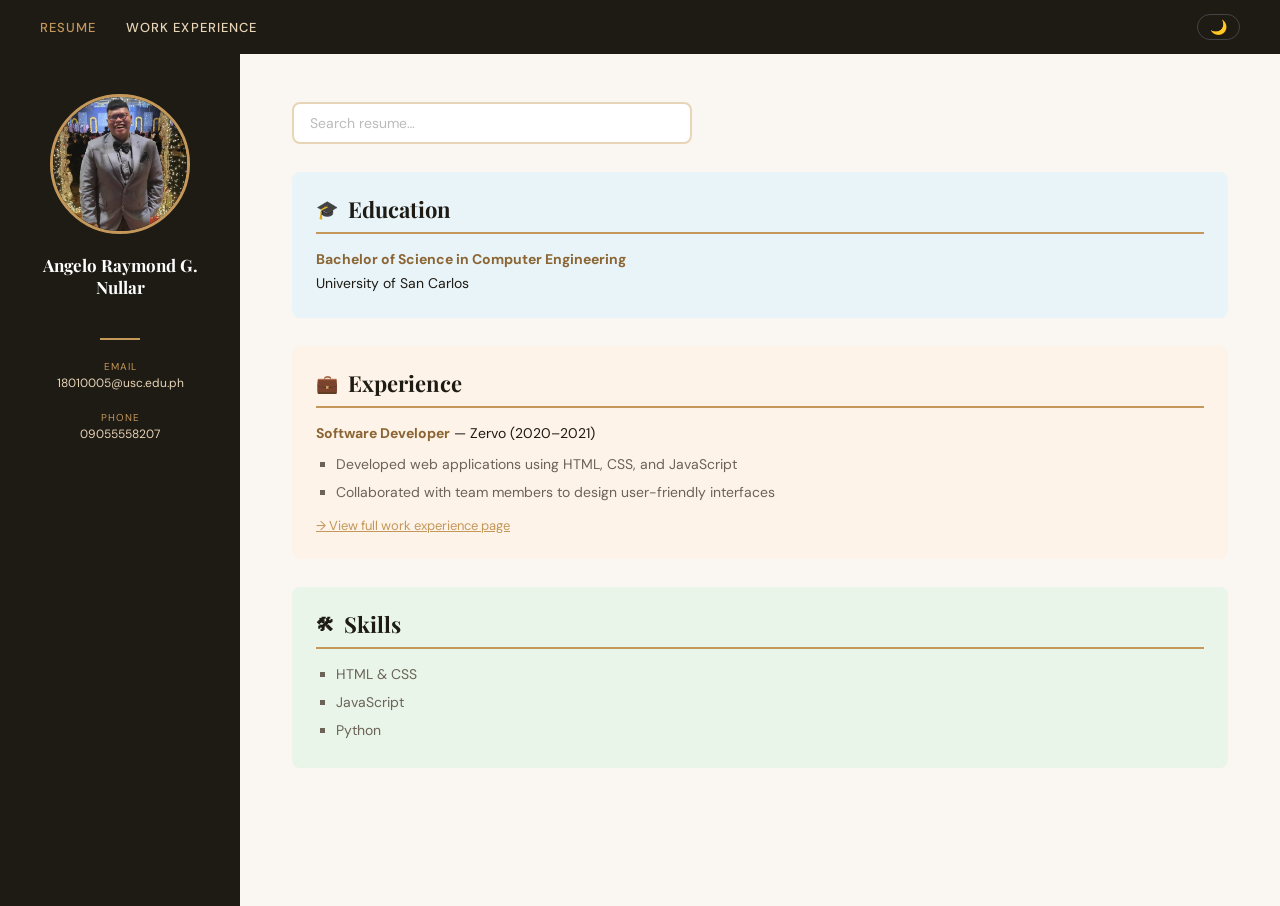
<file: index.html>
<!DOCTYPE html>
<html lang="en">
<head>
  <meta charset="UTF-8">
  <meta name="viewport" content="width=device-width, initial-scale=1.0">
  <title>Angelo Nullar – Resume</title>
  <link rel="stylesheet" href="style.css">
</head>
<body>

  <nav>
    <a href="index.html" class="active">Resume</a>
    <a href="experience.html">Work Experience</a>
    <button class="theme-toggle" onclick="toggleTheme()" title="Toggle dark mode">🌙</button>
  </nav>

  <div class="page-wrapper">
    <div class="sidebar">
      <img src="profpic.jpg" alt="Angelo Nullar">
      <h1>Angelo Raymond G. Nullar</h1>
      <div class="sidebar-divider"></div>
      <div class="contact-label">Email</div>
      <div class="contact-item">18010005@usc.edu.ph</div>
      <div class="contact-label" style="margin-top:12px;">Phone</div>
      <div class="contact-item">09055558207</div>
    </div>

    <div class="content">

      <!-- Search bar -->
      <div class="search-wrap">
        <input type="text" id="searchInput" placeholder="Search resume…" oninput="filterSections()" />
      </div>

      <div class="section education" data-section>
        <h2><span>🎓</span> Education</h2>
        <p><strong>Bachelor of Science in Computer Engineering</strong></p>
        <p>University of San Carlos</p>
      </div>

      <div class="section experience" data-section>
        <h2><span>💼</span> Experience</h2>
        <p><strong>Software Developer</strong> — Zervo (2020–2021)</p>
        <ul>
          <li>Developed web applications using HTML, CSS, and JavaScript</li>
          <li>Collaborated with team members to design user-friendly interfaces</li>
        </ul>
        <p style="margin-top:10px;font-size:13px;color:#c4975a;">
          <a href="experience.html" style="color:inherit;">→ View full work experience page</a>
        </p>
      </div>

      <div class="section skills" data-section>
        <h2><span>🛠</span> Skills</h2>
        <ul>
          <li>HTML &amp; CSS</li>
          <li>JavaScript</li>
          <li>Python</li>
        </ul>
      </div>

      <p class="no-results" id="noResults" style="display:none;">No sections match your search.</p>

    </div>
  </div>

  <script>
    // ── Dark mode toggle ──────────────────────────────────────────────────────
    function toggleTheme() {
      const isDark = document.body.classList.toggle('dark');
      document.querySelector('.theme-toggle').textContent = isDark ? '☀️' : '🌙';
      localStorage.setItem('theme', isDark ? 'dark' : 'light');
    }

    // Persist theme across pages
    if (localStorage.getItem('theme') === 'dark') {
      document.body.classList.add('dark');
      document.querySelector('.theme-toggle').textContent = '☀️';
    }

    // ── Search / filter sections ──────────────────────────────────────────────
    function filterSections() {
      const q = document.getElementById('searchInput').value.toLowerCase();
      const sections = document.querySelectorAll('[data-section]');
      let anyVisible = false;

      sections.forEach(sec => {
        const text = sec.innerText.toLowerCase();
        const match = text.includes(q);
        sec.style.display = match ? '' : 'none';
        if (match) anyVisible = true;
      });

      document.getElementById('noResults').style.display = anyVisible ? 'none' : 'block';
    }
  </script>
</body>
</html>
</file>
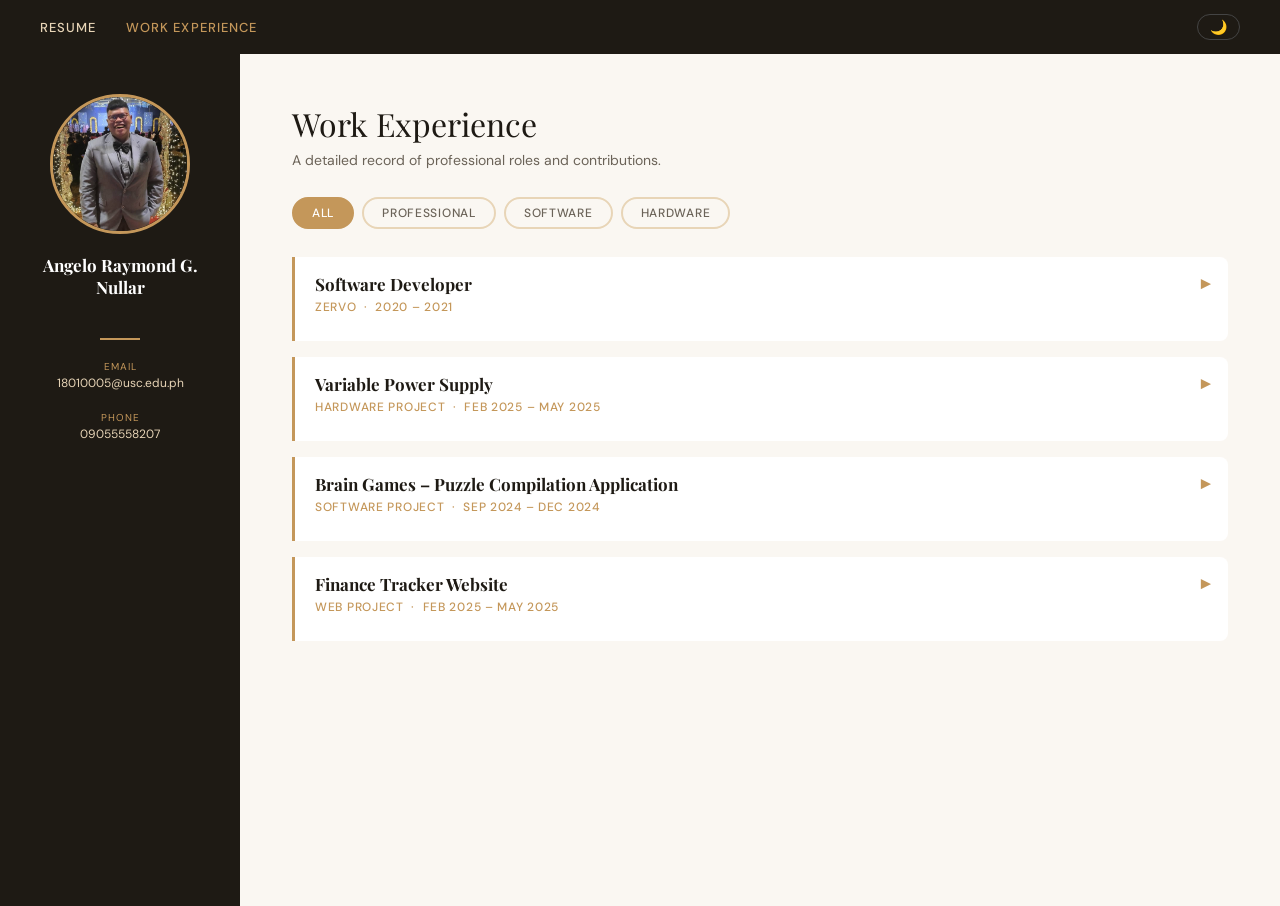
<file: experience.html>
<!DOCTYPE html>
<html lang="en">
<head>
  <meta charset="UTF-8">
  <meta name="viewport" content="width=device-width, initial-scale=1.0">
  <title>Angelo Nullar – Work Experience</title>
  <link rel="stylesheet" href="style.css">
</head>
<body>

  <nav>
    <a href="index.html">Resume</a>
    <a href="experience.html" class="active">Work Experience</a>
    <button class="theme-toggle" onclick="toggleTheme()" title="Toggle dark mode">🌙</button>
  </nav>

  <div class="page-wrapper">
    <div class="sidebar">
      <img src="profpic.jpg" alt="Angelo Nullar">
      <h1>Angelo Raymond G. Nullar</h1>
      <div class="sidebar-divider"></div>
      <div class="contact-label">Email</div>
      <div class="contact-item">18010005@usc.edu.ph</div>
      <div class="contact-label" style="margin-top:12px;">Phone</div>
      <div class="contact-item">09055558207</div>
    </div>

    <div class="content">

      <p class="page-title">Work Experience</p>
      <p class="page-subtitle">A detailed record of professional roles and contributions.</p>

      <!-- Filter buttons -->
      <div class="filter-bar">
        <button class="filter-btn active" onclick="filterExp('all', this)">All</button>
        <button class="filter-btn" onclick="filterExp('professional', this)">Professional</button>
        <button class="filter-btn" onclick="filterExp('software', this)">Software</button>
        <button class="filter-btn" onclick="filterExp('hardware', this)">Hardware</button>
      </div>

      <div class="exp-entry" data-type="professional" onclick="toggleEntry(this)">
        <h3>Software Developer <span class="expand-icon">▾</span></h3>
        <p class="meta">Zervo &nbsp;·&nbsp; 2020 – 2021</p>
        <ul class="exp-body">
          <li>Developed and maintained web applications using HTML, CSS, and JavaScript</li>
          <li>Collaborated with cross-functional teams to design and deliver user-friendly interfaces</li>
          <li>Participated in code reviews and contributed to improving code quality standards</li>
          <li>Assisted in debugging and resolving front-end issues in production environments</li>
        </ul>
      </div>

      <div class="exp-entry" data-type="hardware" onclick="toggleEntry(this)">
        <h3>Variable Power Supply <span class="expand-icon">▾</span></h3>
        <p class="meta">Hardware Project &nbsp;·&nbsp; Feb 2025 – May 2025</p>
        <ul class="exp-body">
          <li>Designed and built an adjustable DC power supply capable of delivering variable voltage output</li>
          <li>Selected and integrated components including a transformer, voltage regulator, and filtering capacitors</li>
          <li>Tested and calibrated the circuit to ensure stable and reliable power output across different load conditions</li>
        </ul>
      </div>

      <div class="exp-entry" data-type="software" onclick="toggleEntry(this)">
        <h3>Brain Games – Puzzle Compilation Application <span class="expand-icon">▾</span></h3>
        <p class="meta">Software Project &nbsp;·&nbsp; Sep 2024 – Dec 2024</p>
        <ul class="exp-body">
          <li>Developed a multi-game puzzle application featuring a collection of brain-teasing mini-games</li>
          <li>Implemented game logic, score tracking, and a unified interface for seamless navigation between puzzles</li>
          <li>Focused on intuitive UX design to ensure the app was accessible and engaging for all age groups</li>
        </ul>
      </div>

      <div class="exp-entry" data-type="software" onclick="toggleEntry(this)">
        <h3>Finance Tracker Website <span class="expand-icon">▾</span></h3>
        <p class="meta">Web Project &nbsp;·&nbsp; Feb 2025 – May 2025</p>
        <ul class="exp-body">
          <li>Built a personal finance tracking web application for logging income, expenses, and budgets</li>
          <li>Implemented data visualization features to help users monitor spending trends over time</li>
          <li>Designed a clean, responsive interface using HTML, CSS, and JavaScript for ease of use</li>
        </ul>
      </div>

    </div>
  </div>

  <script>
    // ── Dark mode toggle ──────────────────────────────────────────────────────
    function toggleTheme() {
      const isDark = document.body.classList.toggle('dark');
      document.querySelector('.theme-toggle').textContent = isDark ? '☀️' : '🌙';
      localStorage.setItem('theme', isDark ? 'dark' : 'light');
    }

    if (localStorage.getItem('theme') === 'dark') {
      document.body.classList.add('dark');
      document.querySelector('.theme-toggle').textContent = '☀️';
    }

    // ── Expand / collapse entries ─────────────────────────────────────────────
    function toggleEntry(el) {
      el.classList.toggle('collapsed');
    }

    // Start all collapsed
    document.querySelectorAll('.exp-entry').forEach(e => e.classList.add('collapsed'));

    // ── Filter by type ────────────────────────────────────────────────────────
    function filterExp(type, btn) {
      document.querySelectorAll('.filter-btn').forEach(b => b.classList.remove('active'));
      btn.classList.add('active');

      document.querySelectorAll('.exp-entry').forEach(entry => {
        const match = type === 'all' || entry.dataset.type === type;
        entry.style.display = match ? '' : 'none';
      });
    }
  </script>
</body>
</html>
</file>
<file: style.css>
@import url('https://fonts.googleapis.com/css2?family=Playfair+Display:wght@400;700&family=DM+Sans:wght@300;400;500&display=swap');

*, *::before, *::after { box-sizing: border-box; margin: 0; padding: 0; }

:root {
  --brown: #c4975a;
  --brown-dark: #8b6534;
  --brown-light: #e8d5b7;
  --cream: #faf7f2;
  --dark: #1e1a14;
  --muted: #6b6358;
  --blue-tint: #e8f4f8;
  --green-tint: #e8f5e8;
  --orange-tint: #fdf3e8;
  --nav-bg: var(--dark);
  --sidebar-bg: var(--dark);
  --body-bg: var(--cream);
  --text: var(--dark);
  --card-bg: #fff;
}

/* ── Dark mode ── */
body.dark {
  --body-bg: #121212;
  --text: #e0d8cc;
  --cream: #121212;
  --blue-tint: #1a2a30;
  --green-tint: #1a2a1a;
  --orange-tint: #2a1e10;
  --card-bg: #1e1a14;
  --muted: #a09890;
}

body {
  font-family: 'DM Sans', sans-serif;
  background-color: var(--body-bg);
  color: var(--text);
  min-height: 100vh;
  transition: background 0.3s, color 0.3s;
}

/* ── NAV ── */
nav {
  background: var(--dark);
  padding: 14px 40px;
  display: flex;
  gap: 30px;
  align-items: center;
}

nav a {
  color: var(--brown-light);
  text-decoration: none;
  font-size: 13px;
  font-weight: 500;
  letter-spacing: 0.08em;
  text-transform: uppercase;
  transition: color 0.2s;
}

nav a:hover, nav a.active { color: var(--brown); }

.theme-toggle {
  margin-left: auto;
  background: none;
  border: 1px solid #444;
  border-radius: 20px;
  padding: 4px 12px;
  cursor: pointer;
  font-size: 14px;
  color: var(--brown-light);
  transition: border-color 0.2s;
}

.theme-toggle:hover { border-color: var(--brown); }

/* ── LAYOUT ── */
.page-wrapper {
  display: flex;
  min-height: calc(100vh - 48px);
}

/* ── SIDEBAR ── */
.sidebar {
  width: 240px;
  flex-shrink: 0;
  background: var(--dark);
  padding: 40px 24px;
  color: var(--brown-light);
  display: flex;
  flex-direction: column;
  align-items: center;
  text-align: center;
}

.sidebar img {
  width: 140px;
  height: 140px;
  border-radius: 50%;
  object-fit: cover;
  border: 3px solid var(--brown);
  margin-bottom: 20px;
}

.sidebar h1 {
  font-family: 'Playfair Display', serif;
  font-size: 17px;
  font-weight: 700;
  line-height: 1.3;
  color: #fff;
  margin-bottom: 20px;
}

.sidebar .contact-item {
  font-size: 12px;
  color: var(--brown-light);
  margin-bottom: 8px;
  word-break: break-word;
}

.sidebar .contact-label {
  font-size: 10px;
  letter-spacing: 0.1em;
  text-transform: uppercase;
  color: var(--brown);
  margin-bottom: 2px;
}

.sidebar-divider {
  width: 40px;
  height: 2px;
  background: var(--brown);
  margin: 20px auto;
}

/* ── MAIN CONTENT ── */
.content {
  flex: 1;
  padding: 48px 52px;
}

/* Search bar */
.search-wrap {
  margin-bottom: 28px;
}

.search-wrap input {
  width: 100%;
  max-width: 400px;
  padding: 10px 16px;
  font-family: 'DM Sans', sans-serif;
  font-size: 14px;
  border: 2px solid var(--brown-light);
  border-radius: 8px;
  background: var(--card-bg);
  color: var(--text);
  outline: none;
  transition: border-color 0.2s;
}

.search-wrap input:focus { border-color: var(--brown); }
.search-wrap input::placeholder { color: #bbb; }

.no-results {
  font-size: 14px;
  color: var(--muted);
  margin-top: 16px;
}

.content h2 {
  font-family: 'Playfair Display', serif;
  font-size: 22px;
  color: var(--text);
  margin-bottom: 14px;
  padding-bottom: 8px;
  border-bottom: 2px solid var(--brown);
  display: flex;
  align-items: center;
  gap: 10px;
}

.content h2 span { font-size: 18px; }

.section {
  padding: 22px 24px;
  border-radius: 8px;
  margin-bottom: 28px;
  transition: background 0.3s;
}

.section.education { background: var(--blue-tint); }
.section.experience { background: var(--orange-tint); }
.section.skills { background: var(--green-tint); }

.section p { font-size: 14px; line-height: 1.7; color: var(--text); }
.section strong { color: var(--brown-dark); }

ul {
  list-style: square;
  padding-left: 20px;
  margin-top: 8px;
}

ul li {
  font-size: 14px;
  line-height: 1.7;
  color: var(--muted);
  margin-bottom: 4px;
}

/* ── EXPERIENCE PAGE ── */
.page-title {
  font-family: 'Playfair Display', serif;
  font-size: 32px;
  color: var(--text);
  margin-bottom: 6px;
}

.page-subtitle {
  font-size: 14px;
  color: var(--muted);
  margin-bottom: 28px;
}

/* Filter buttons */
.filter-bar {
  display: flex;
  gap: 8px;
  margin-bottom: 28px;
  flex-wrap: wrap;
}

.filter-btn {
  padding: 6px 18px;
  font-family: 'DM Sans', sans-serif;
  font-size: 12px;
  font-weight: 500;
  letter-spacing: 0.06em;
  text-transform: uppercase;
  border: 2px solid var(--brown-light);
  border-radius: 20px;
  background: transparent;
  color: var(--muted);
  cursor: pointer;
  transition: all 0.2s;
}

.filter-btn:hover, .filter-btn.active {
  background: var(--brown);
  border-color: var(--brown);
  color: #fff;
}

/* Collapsible experience entries */
.exp-entry {
  border-left: 3px solid var(--brown);
  padding: 16px 20px;
  margin-bottom: 16px;
  background: var(--card-bg);
  border-radius: 0 8px 8px 0;
  cursor: pointer;
  transition: box-shadow 0.2s, background 0.3s;
}

.exp-entry:hover { box-shadow: 0 2px 12px rgba(196,151,90,0.15); }

.exp-entry h3 {
  font-family: 'Playfair Display', serif;
  font-size: 17px;
  color: var(--text);
  display: flex;
  justify-content: space-between;
  align-items: center;
}

.expand-icon {
  font-size: 18px;
  color: var(--brown);
  transition: transform 0.3s;
  font-family: sans-serif;
}

.exp-entry.collapsed .expand-icon { transform: rotate(-90deg); }

.exp-entry .meta {
  font-size: 12px;
  color: var(--brown);
  font-weight: 500;
  text-transform: uppercase;
  letter-spacing: 0.06em;
  margin: 4px 0 10px;
}

.exp-body {
  overflow: hidden;
  max-height: 300px;
  transition: max-height 0.4s ease, opacity 0.3s;
  opacity: 1;
}

.exp-entry.collapsed .exp-body {
  max-height: 0;
  opacity: 0;
  margin: 0;
}
</file>
